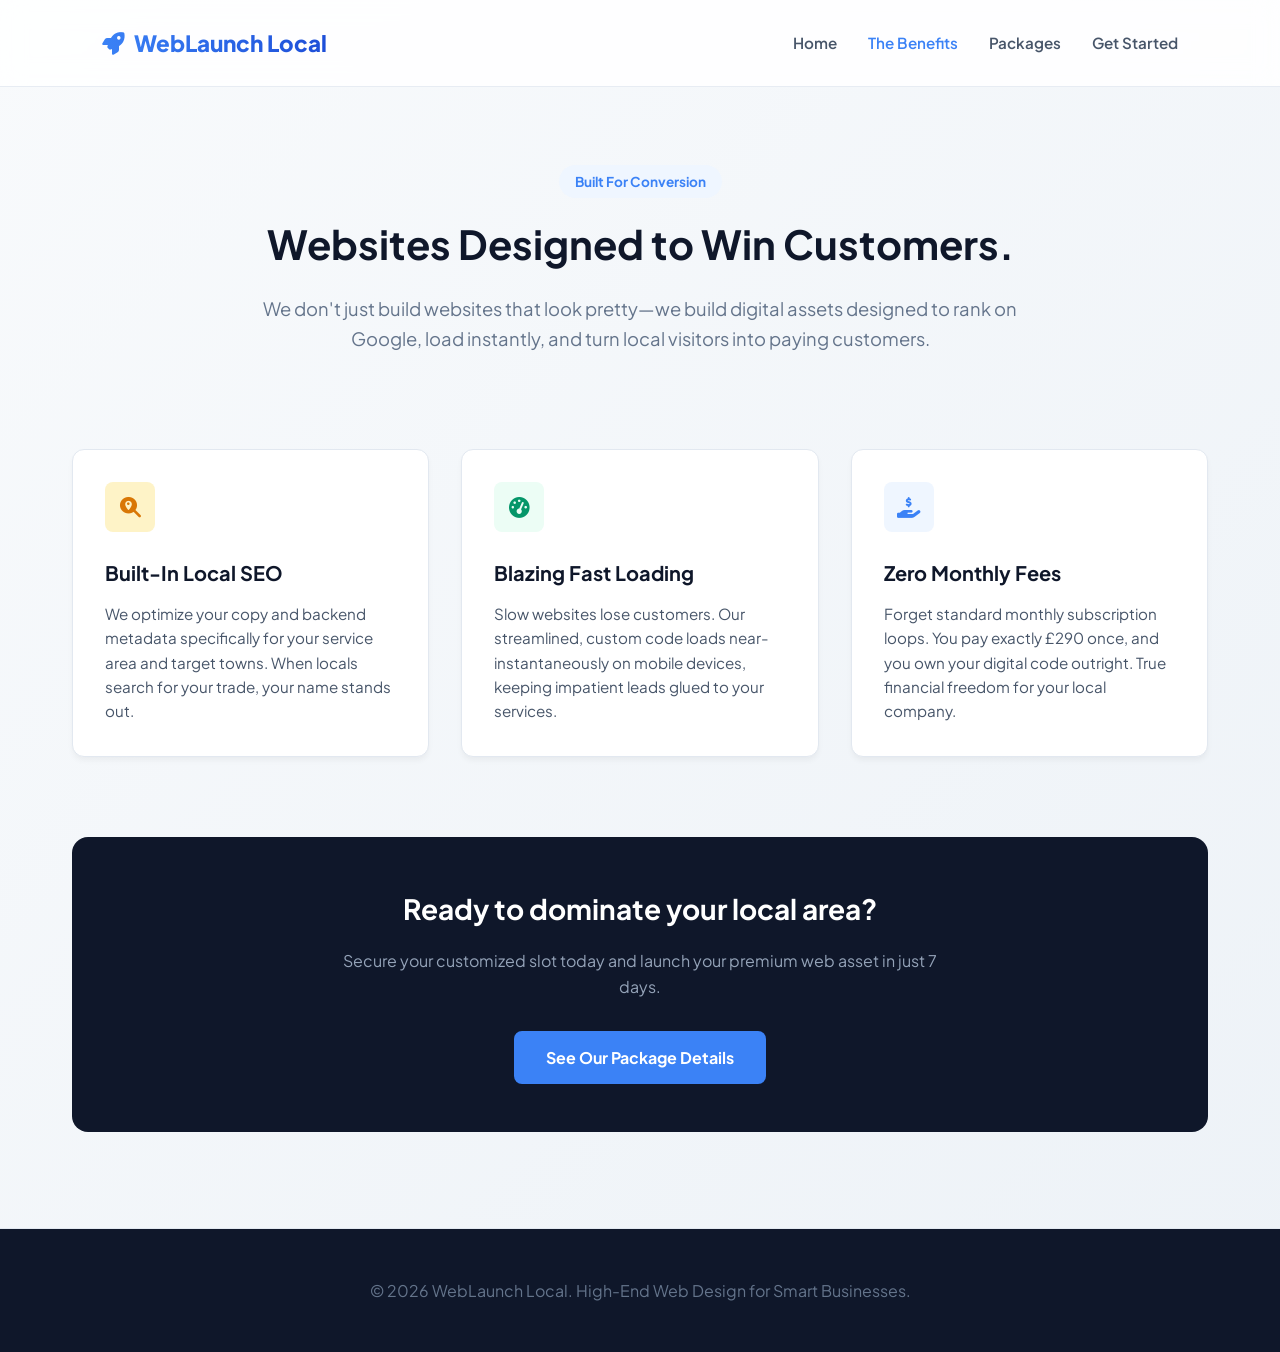
<file: benefits.html>
<!DOCTYPE html>
<html lang="en">
<head>
    <meta charset="UTF-8">
    <meta name="viewport" content="width=device-width, initial-scale=1.0">
    <title>Why Choose Us | WebLaunch Local</title>
    <link rel="stylesheet" href="./styles.css">
    <link rel="stylesheet" href="https://cdnjs.cloudflare.com/ajax/libs/font-awesome/6.5.1/css/all.min.css">
</head>
<body>
    <header>
        <div class="logo"><i class="fa-solid fa-rocket"></i> WebLaunch Local</div>
        <nav>
            <a href="index.html">Home</a>
            <a href="benefits.html" class="active">The Benefits</a>
            <a href="samples.html">Packages</a>
            <a href="contact.html">Get Started</a>
        </nav>
    </header>

    <main style="max-width: 1200px; margin: 0 auto; padding: 2rem;">
        <section style="text-align: center; padding: 3rem 1rem; max-width: 800px; margin: 0 auto;">
            <span style="background: #eff6ff; color: #3b82f6; padding: 0.5rem 1rem; border-radius: 20px; font-weight: bold; font-size: 0.85rem;">Built For Conversion</span>
            <h2 style="font-size: 2.5rem; color: #0f172a; margin-top: 1rem; margin-bottom: 1rem;">Websites Designed to Win Customers.</h2>
            <p style="font-size: 1.15rem; color: #64748b; line-height: 1.6;">We don't just build websites that look pretty—we build digital assets designed to rank on Google, load instantly, and turn local visitors into paying customers.</p>
        </section>

        <!-- 3-Column Modern Benefits Grid -->
        <section style="display: flex; flex-wrap: wrap; gap: 2rem; margin-top: 3rem; justify-content: center;">
            
            <!-- Benefit 1 -->
            <div style="background: white; border: 1px solid #e2e8f0; border-radius: 12px; padding: 2rem; flex: 1; min-width: 280px; max-width: 360px; box-shadow: 0 4px 6px -1px rgb(0 0 0 / 0.05); transition: transform 0.2s;">
                <div style="background: #fef3c7; color: #d97706; width: 50px; height: 50px; border-radius: 8px; display: flex; align-items: center; justify-content: center; font-size: 1.3rem; margin-bottom: 1.5rem;">
                    <i class="fa-solid fa-magnifying-glass-location"></i>
                </div>
                <h3 style="font-size: 1.25rem; color: #0f172a; margin-bottom: 0.75rem;">Built-In Local SEO</h3>
                <p style="color: #475569; line-height: 1.6; font-size: 0.95rem;">We optimize your copy and backend metadata specifically for your service area and target towns. When locals search for your trade, your name stands out.</p>
            </div>

            <!-- Benefit 2 -->
            <div style="background: white; border: 1px solid #e2e8f0; border-radius: 12px; padding: 2rem; flex: 1; min-width: 280px; max-width: 360px; box-shadow: 0 4px 6px -1px rgb(0 0 0 / 0.05); transition: transform 0.2s;">
                <div style="background: #ecfdf5; color: #059669; width: 50px; height: 50px; border-radius: 8px; display: flex; align-items: center; justify-content: center; font-size: 1.3rem; margin-bottom: 1.5rem;">
                    <i class="fa-solid fa-gauge-high"></i>
                </div>
                <h3 style="font-size: 1.25rem; color: #0f172a; margin-bottom: 0.75rem;">Blazing Fast Loading</h3>
                <p style="color: #475569; line-height: 1.6; font-size: 0.95rem;">Slow websites lose customers. Our streamlined, custom code loads near-instantaneously on mobile devices, keeping impatient leads glued to your services.</p>
            </div>

            <!-- Benefit 3 -->
            <div style="background: white; border: 1px solid #e2e8f0; border-radius: 12px; padding: 2rem; flex: 1; min-width: 280px; max-width: 360px; box-shadow: 0 4px 6px -1px rgb(0 0 0 / 0.05); transition: transform 0.2s;">
                <div style="background: #eff6ff; color: #3b82f6; width: 50px; height: 50px; border-radius: 8px; display: flex; align-items: center; justify-content: center; font-size: 1.3rem; margin-bottom: 1.5rem;">
                    <i class="fa-solid fa-hand-holding-dollar"></i>
                </div>
                <h3 style="font-size: 1.25rem; color: #0f172a; margin-bottom: 0.75rem;">Zero Monthly Fees</h3>
                <p style="color: #475569; line-height: 1.6; font-size: 0.95rem;">Forget standard monthly subscription loops. You pay exactly £290 once, and you own your digital code outright. True financial freedom for your local company.</p>
            </div>

        </section>

        <!-- Bottom Call to Action block to keep them moving through the funnel -->
        <section style="background: #0f172a; border-radius: 16px; padding: 3rem; text-align: center; margin-top: 5rem; color: white;">
            <h3 style="font-size: 1.75rem; margin-bottom: 1rem;">Ready to dominate your local area?</h3>
            <p style="color: #94a3b8; max-width: 600px; margin: 0 auto 2rem auto; line-height: 1.6;">Secure your customized slot today and launch your premium web asset in just 7 days.</p>
            <a href="samples.html" style="background: #3b82f6; color: white; padding: 0.8rem 2rem; border-radius: 8px; text-decoration: none; font-weight: bold; display: inline-block;">See Our Package Details</a>
        </section>
    </main>

    <footer style="text-align: center; padding: 3rem 1rem; color: #64748b; border-top: 1px solid #e2e8f0; margin-top: 4rem;">
        <p>© 2026 WebLaunch Local. High-End Web Design for Smart Businesses.</p>
    </footer>
</body>
</html>
</file>
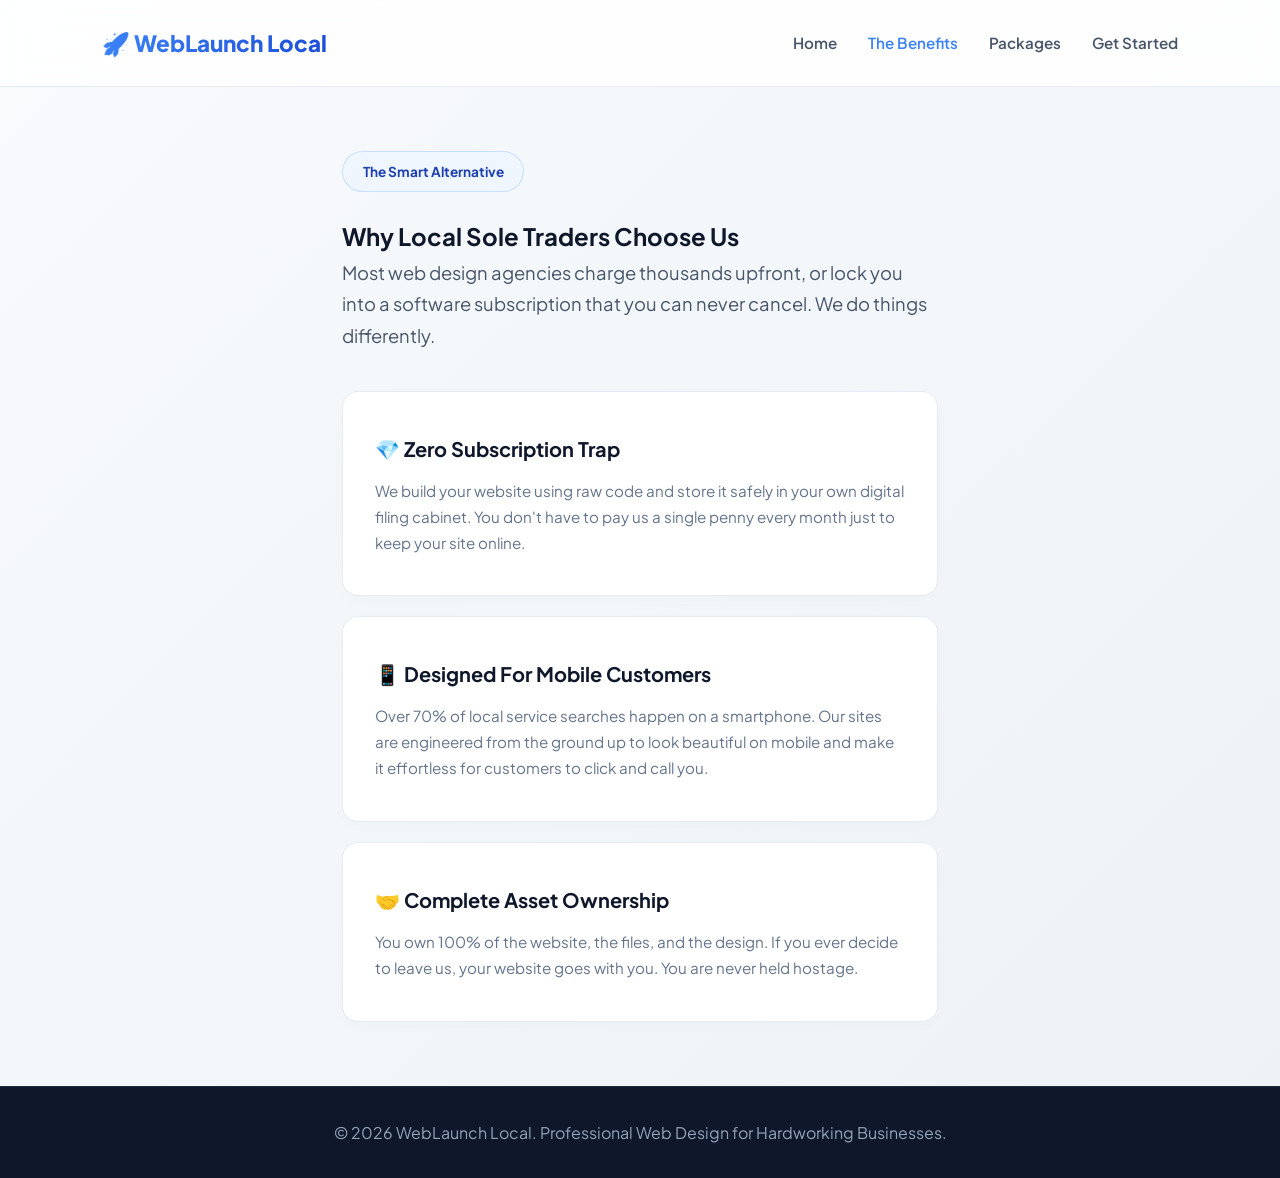
<file: benifits.html>
<!DOCTYPE html>
<html lang="en">
<head>
    <meta charset="UTF-8">
    <meta name="viewport" content="width=device-width, initial-scale=1.0">
    <title>The Benefits | WebLaunch Local</title>
    <link rel="stylesheet" href="styles.css">
</head>
<body>
    <header>
        <div class="logo">🚀 WebLaunch Local</div>
        <nav>
            <a href="index.html">Home</a>
            <a href="benefits.html" class="active">The Benefits</a>
            <a href="samples.html">Packages</a>
            <a href="contact.html">Get Started</a>
        </nav>
    </header>

    <main style="max-width: 800px; margin: 0 auto;">
        <section class="hero" style="text-align: left; margin-bottom: 2rem;">
            <span class="badge">The Smart Alternative</span>
            <h2>Why Local Sole Traders Choose Us</h2>
            <p>Most web design agencies charge thousands upfront, or lock you into a software subscription that you can never cancel. We do things differently.</p>
        </section>

        <section class="features-summary" style="grid-template-columns: 1fr; gap: 20px;">
            <div class="summary-card">
                <h3>💎 Zero Subscription Trap</h3>
                <p>We build your website using raw code and store it safely in your own digital filing cabinet. You don't have to pay us a single penny every month just to keep your site online.</p>
            </div>
            <div class="summary-card">
                <h3>📱 Designed For Mobile Customers</h3>
                <p>Over 70% of local service searches happen on a smartphone. Our sites are engineered from the ground up to look beautiful on mobile and make it effortless for customers to click and call you.</p>
            </div>
            <div class="summary-card">
                <h3>🤝 Complete Asset Ownership</h3>
                <p>You own 100% of the website, the files, and the design. If you ever decide to leave us, your website goes with you. You are never held hostage.</p>
            </div>
        </section>
    </main>

    <footer>
        <p>© 2026 WebLaunch Local. Professional Web Design for Hardworking Businesses.</p>
    </footer>
</body>
</html>
</file>
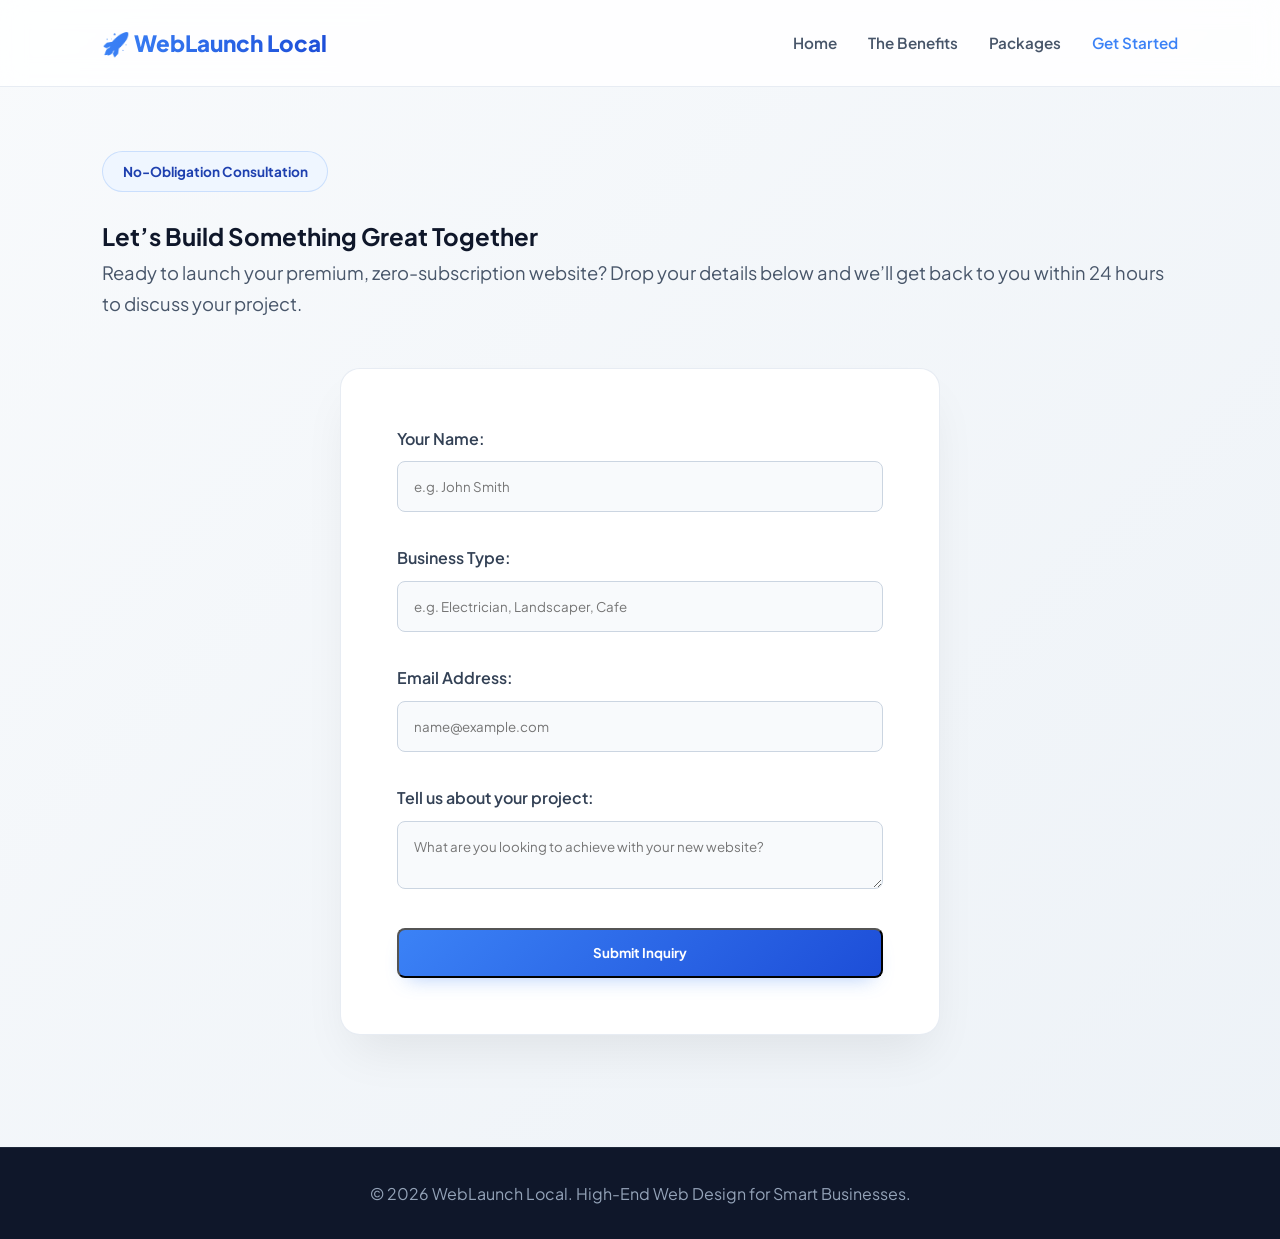
<file: contact.html>
<!DOCTYPE html>
<html lang="en">
<head>
    <meta charset="UTF-8">
    <meta name="viewport" content="width=device-width, initial-scale=1.0">
    <title>Get Started | WebLaunch Local</title>
    <link rel="stylesheet" href="styles.css">
</head>
<body>
    <header>
        <div class="logo">🚀 WebLaunch Local</div>
        <nav>
            <a href="index.html">Home</a>
            <a href="benefits.html">The Benefits</a>
            <a href="samples.html">Packages</a>
            <a href="contact.html" class="active">Get Started</a>
        </nav>
    </header>

    <main>
        <section class="hero" style="margin-bottom: 2rem;">
            <span class="badge">No-Obligation Consultation</span>
            <h2>Let’s Build Something Great Together</h2>
            <p>Ready to launch your premium, zero-subscription website? Drop your details below and we’ll get back to you within 24 hours to discuss your project.</p>
        </section>

        <!-- Netlify handles this form flawlessly! -->
        <form name="agency-contact" method="POST" data-netlify="true" class="quote-form">
            <label>Your Name:</label>
            <input type="text" name="name" required placeholder="e.g. John Smith">
            
            <label>Business Type:</label>
            <input type="text" name="business" required placeholder="e.g. Electrician, Landscaper, Cafe">
            
            <label>Email Address:</label>
            <input type="email" name="email" required placeholder="name@example.com">
            
            <label>Tell us about your project:</label>
            <textarea name="message" required placeholder="What are you looking to achieve with your new website?"></textarea>
            
            <button type="submit" class="cta-btn" style="width: 100%;">Submit Inquiry</button>
        </form>
    </main>

    <footer>
        <p>© 2026 WebLaunch Local. High-End Web Design for Smart Businesses.</p>
    </footer>
</body>
</html>
</file>
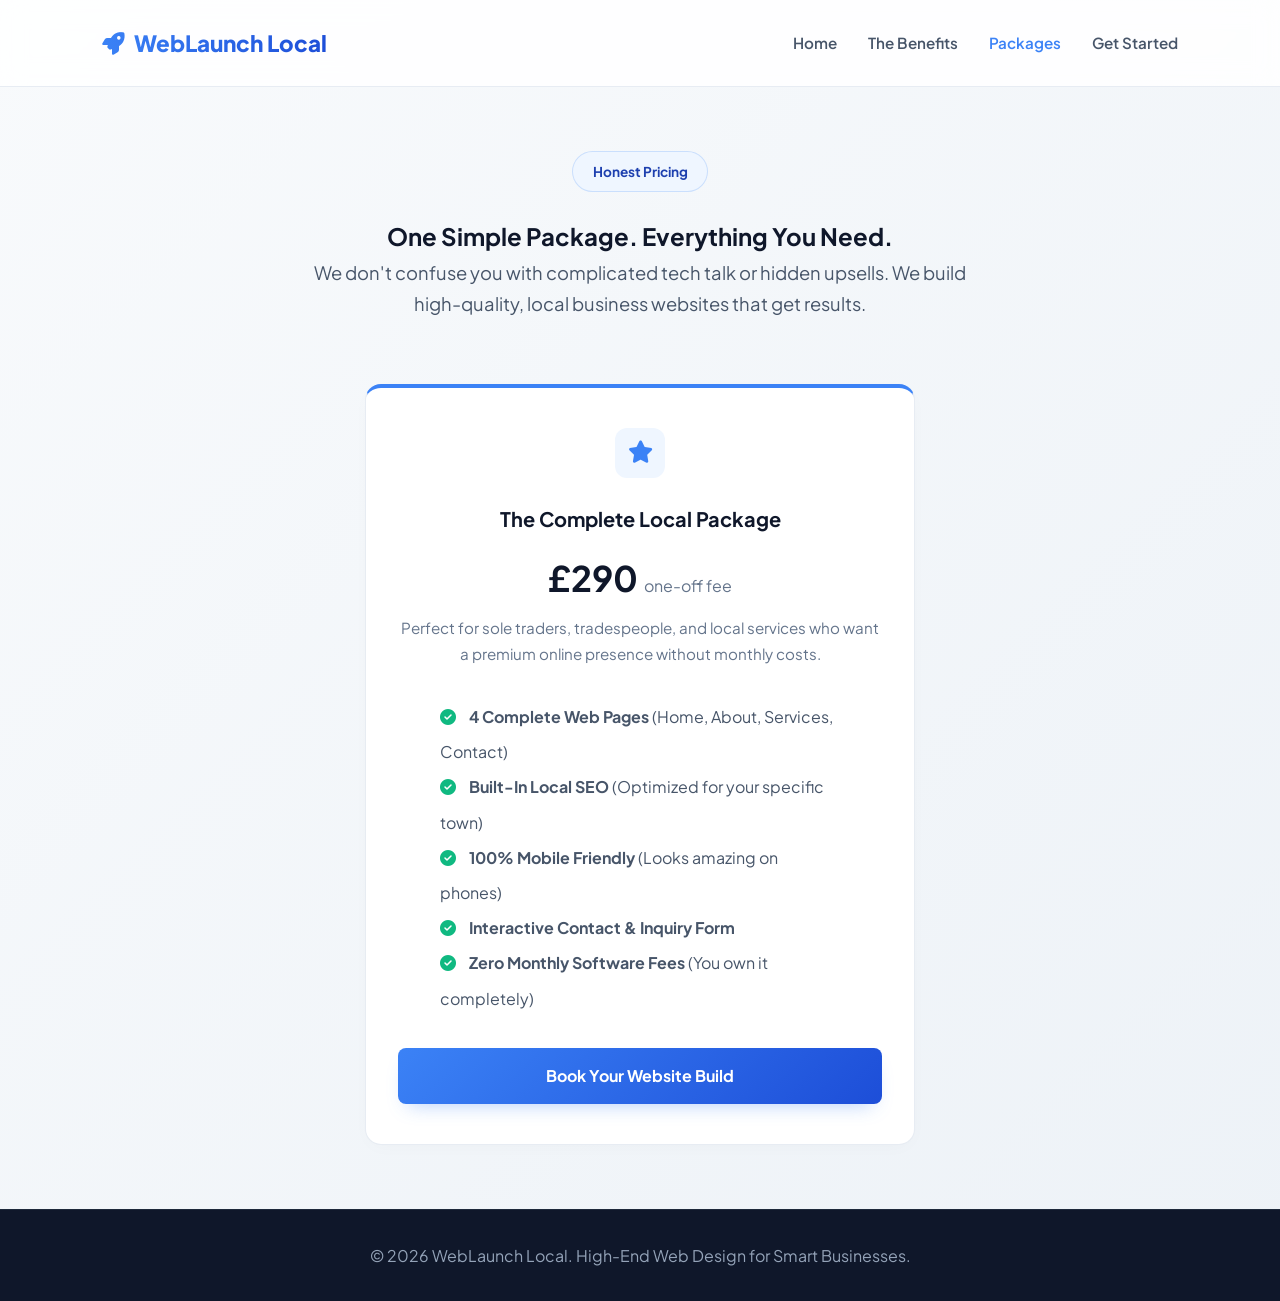
<file: samples.html>
<!DOCTYPE html>
<html lang="en">
<head>
    <meta charset="UTF-8">
    <meta name="viewport" content="width=device-width, initial-scale=1.0">
    <title>Our Packages | WebLaunch Local</title>
    <link rel="stylesheet" href="styles.css">
</head>
<body>
    <header>
        <div class="logo"><i class="fa-solid fa-rocket"></i> WebLaunch Local</div>
        <nav>
            <a href="index.html">Home</a>
            <a href="benefits.html">The Benefits</a>
            <a href="samples.html" class="active">Packages</a>
            <a href="contact.html">Get Started</a>
        </nav>
    </header>

    <main style="max-width: 900px; margin: 0 auto;">
        <section class="hero" style="text-align: center; margin-bottom: 4rem;">
            <span class="badge">Honest Pricing</span>
            <h2>One Simple Package. Everything You Need.</h2>
            <p>We don't confuse you with complicated tech talk or hidden upsells. We build high-quality, local business websites that get results.</p>
        </section>

        <!-- Centered, high-converting single package design -->
        <section style="max-width: 550px; margin: 0 auto;">
            <div class="summary-card" style="border-top: 4px solid #3b82f6; text-align: center;">
                <div class="icon-box" style="margin: 0 auto 1.5rem auto;"><i class="fa-solid fa-star"></i></div>
                <h3>The Complete Local Package</h3>
                <p style="font-size: 2.2rem; font-weight: bold; color: #0f172a; margin: 0.5rem 0;">£290 <span style="font-size: 1rem; color: #64748b; font-weight: normal;">one-off fee</span></p>
                <p>Perfect for sole traders, tradespeople, and local services who want a premium online presence without monthly costs.</p>
                
                <ul style="margin-top: 2rem; list-style: none; padding-left: 0; font-size: 1rem; color: #475569; line-height: 2.2; text-align: left; max-width: 400px; margin-left: auto; margin-right: auto;">
                    <li><i class="fa-solid fa-circle-check" style="color: #10b981; margin-right: 10px;"></i> <strong>4 Complete Web Pages</strong> (Home, About, Services, Contact)</li>
                    <li><i class="fa-solid fa-circle-check" style="color: #10b981; margin-right: 10px;"></i> <strong>Built-In Local SEO</strong> (Optimized for your specific town)</li>
                    <li><i class="fa-solid fa-circle-check" style="color: #10b981; margin-right: 10px;"></i> <strong>100% Mobile Friendly</strong> (Looks amazing on phones)</li>
                    <li><i class="fa-solid fa-circle-check" style="color: #10b981; margin-right: 10px;"></i> <strong>Interactive Contact & Inquiry Form</strong></li>
                    <li><i class="fa-solid fa-circle-check" style="color: #10b981; margin-right: 10px;"></i> <strong>Zero Monthly Software Fees</strong> (You own it completely)</li>
                </ul>
                
                <a href="contact.html" class="cta-btn" style="margin-top: 2rem; width: 100%;">Book Your Website Build</a>
            </div>
        </section>
    </main>

    <footer>
        <p>© 2026 WebLaunch Local. High-End Web Design for Smart Businesses.</p>
    </footer>
</body>
</html>
</file>
<file: styles.css>
@import url('https://fonts.googleapis.com/css2?family=Plus+Jakarta+Sans:wght@400;500;600;700;800&display=swap');
@import url('https://cdnjs.cloudflare.com/ajax/libs/font-awesome/6.4.0/css/all.min.css');

* {
    margin: 0;
    padding: 0;
    box-sizing: border-box;
    font-family: 'Plus Jakarta Sans', sans-serif;
}

body {
    background: linear-gradient(135deg, #f8fafc 0%, #edf2f7 100%);
    color: #0f172a;
    line-height: 1.7;
    display: flex;
    flex-direction: column;
    min-height: 100vh;
}

header {
    background: rgba(255, 255, 255, 0.85);
    backdrop-filter: blur(12px);
    -webkit-backdrop-filter: blur(12px);
    border-bottom: 1px solid rgba(226, 232, 240, 0.8);
    padding: 1.5rem 8%;
    display: flex;
    justify-content: space-between;
    align-items: center;
    position: sticky;
    top: 0;
    z-index: 100;
}

.logo {
    font-size: 1.4rem;
    font-weight: 800;
    background: linear-gradient(to right, #3b82f6, #1d4ed8);
    -webkit-background-clip: text;
    -webkit-text-fill-color: transparent;
}

.logo i {
    color: #3b82f6;
    margin-right: 6px;
}

nav a {
    color: #475569;
    text-decoration: none;
    margin-left: 28px;
    font-weight: 600;
    font-size: 0.95rem;
    transition: all 0.3s ease;
}

nav a:hover, nav a.active {
    color: #3b82f6;
}

@keyframes fadeInUp {
    from { opacity: 0; transform: translateY(20px); }
    to { opacity: 1; transform: translateY(0); }
}

main {
    flex: 1;
    padding: 4rem 8%;
    animation: fadeInUp 0.8s ease-out;
}

/* New Split Screen Layout */
.hero-split {
    display: flex;
    align-items: center;
    gap: 5%;
    margin-bottom: 5rem;
}

.hero-text {
    flex: 1;
    text-align: left;
}

.hero-image-container {
    flex: 1;
}

.hero-img {
    width: 100%;
    max-width: 550px;
    height: auto;
    border-radius: 16px;
    box-shadow: 0 20px 40px -15px rgba(15, 23, 42, 0.2);
    border: 1px solid rgba(255,255,255,0.6);
}

.badge {
    background: #eff6ff;
    color: #1e40af;
    padding: 0.5rem 1.2rem;
    border-radius: 9999px;
    font-size: 0.85rem;
    font-weight: 700;
    display: inline-block;
    margin-bottom: 1.5rem;
    border: 1px solid rgba(59, 130, 246, 0.2);
}

.hero h1 {
    font-size: 3rem;
    color: #0f172a;
    line-height: 1.2;
    font-weight: 800;
    letter-spacing: -0.04em;
    margin-bottom: 1.5rem;
}

.hero p {
    font-size: 1.15rem;
    color: #475569;
    margin-bottom: 2.5rem;
}

.hero-actions {
    display: flex;
    gap: 15px;
}

.cta-btn {
    display: inline-block;
    background: linear-gradient(135deg, #3b82f6 0%, #1d4ed8 100%);
    color: white;
    padding: 0.9rem 2.2rem;
    text-decoration: none;
    font-weight: 700;
    border-radius: 8px;
    box-shadow: 0 10px 20px -10px rgba(59, 130, 246, 0.4);
    transition: all 0.3s ease;
}

.cta-btn:hover {
    transform: translateY(-2px);
    box-shadow: 0 15px 25px -10px rgba(59, 130, 246, 0.6);
}

.secondary-btn {
    display: inline-block;
    background: white;
    color: #1e293b;
    padding: 0.9rem 2.2rem;
    text-decoration: none;
    font-weight: 700;
    border-radius: 8px;
    border: 1px solid #cbd5e1;
    transition: all 0.3s ease;
}

.secondary-btn:hover {
    background: #f8fafc;
    transform: translateY(-2px);
}

/* Beautiful Icon-Driven Feature Cards */
.features-summary {
    display: grid;
    grid-template-columns: repeat(auto-fit, minmax(280px, 1fr));
    gap: 32px;
}

.summary-card {
    background: white;
    padding: 2.5rem 2rem;
    border-radius: 16px;
    border: 1px solid rgba(226, 232, 240, 0.8);
    box-shadow: 0 4px 20px -5px rgba(0,0,0,0.03);
    transition: all 0.3s ease;
}

.summary-card:hover {
    transform: translateY(-5px);
    box-shadow: 0 20px 40px -15px rgba(0,0,0,0.08);
}

.icon-box {
    width: 50px;
    height: 50px;
    background: #eff6ff;
    border-radius: 12px;
    display: flex;
    align-items: center;
    justify-content: center;
    margin-bottom: 1.5rem;
}

.icon-box i {
    color: #3b82f6;
    font-size: 1.4rem;
}

.summary-card h3 {
    font-size: 1.25rem;
    color: #0f172a;
    margin-bottom: 0.75rem;
    font-weight: 700;
}

.summary-card p {
    color: #64748b;
    font-size: 0.95rem;
}

.quote-form {
    background: white;
    padding: 3.5rem;
    border-radius: 20px;
    max-width: 600px;
    margin: 3rem auto;
    border: 1px solid rgba(226, 232, 240, 0.8);
    box-shadow: 0 25px 50px -12px rgba(0, 0, 0, 0.08);
}

.quote-form label {
    display: block;
    margin-bottom: 0.6rem;
    font-weight: 600;
    color: #334155;
}

.quote-form input, .quote-form textarea {
    width: 100%;
    padding: 1rem;
    margin-bottom: 2rem;
    border: 1px solid #cbd5e1;
    border-radius: 8px;
    background-color: #f8fafc;
}

footer {
    background-color: #0f172a;
    color: #94a3b8;
    text-align: center;
    padding: 2rem;
    border-top: 1px solid #1e293b;
    margin-top: auto;
}

/* Mobile Responsiveness for Split Screen */
@media (max-width: 900px) {
    header { flex-direction: column; gap: 20px; }
    .hero-split { flex-direction: column; text-align: center; gap: 40px; }
    .hero-text { text-align: center; }
    .hero-actions { justify-content: center; }
}
</file>
